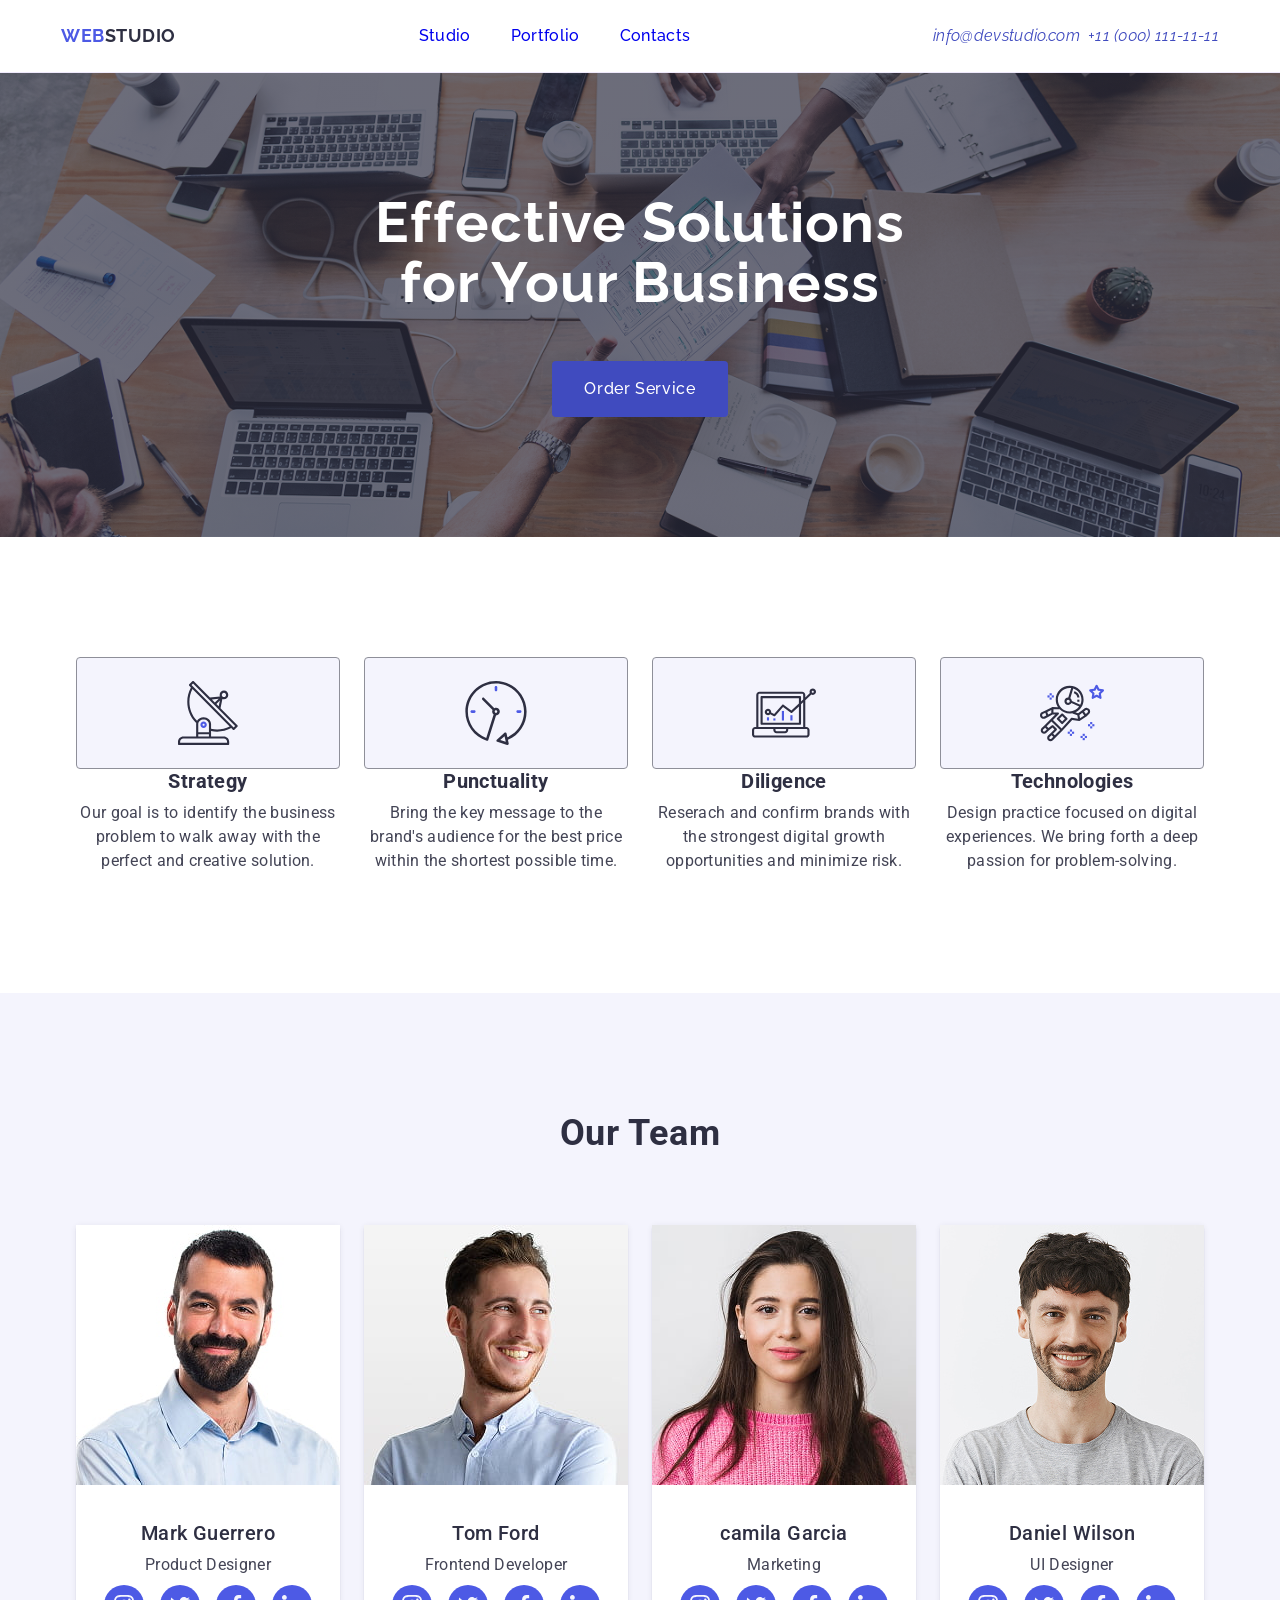
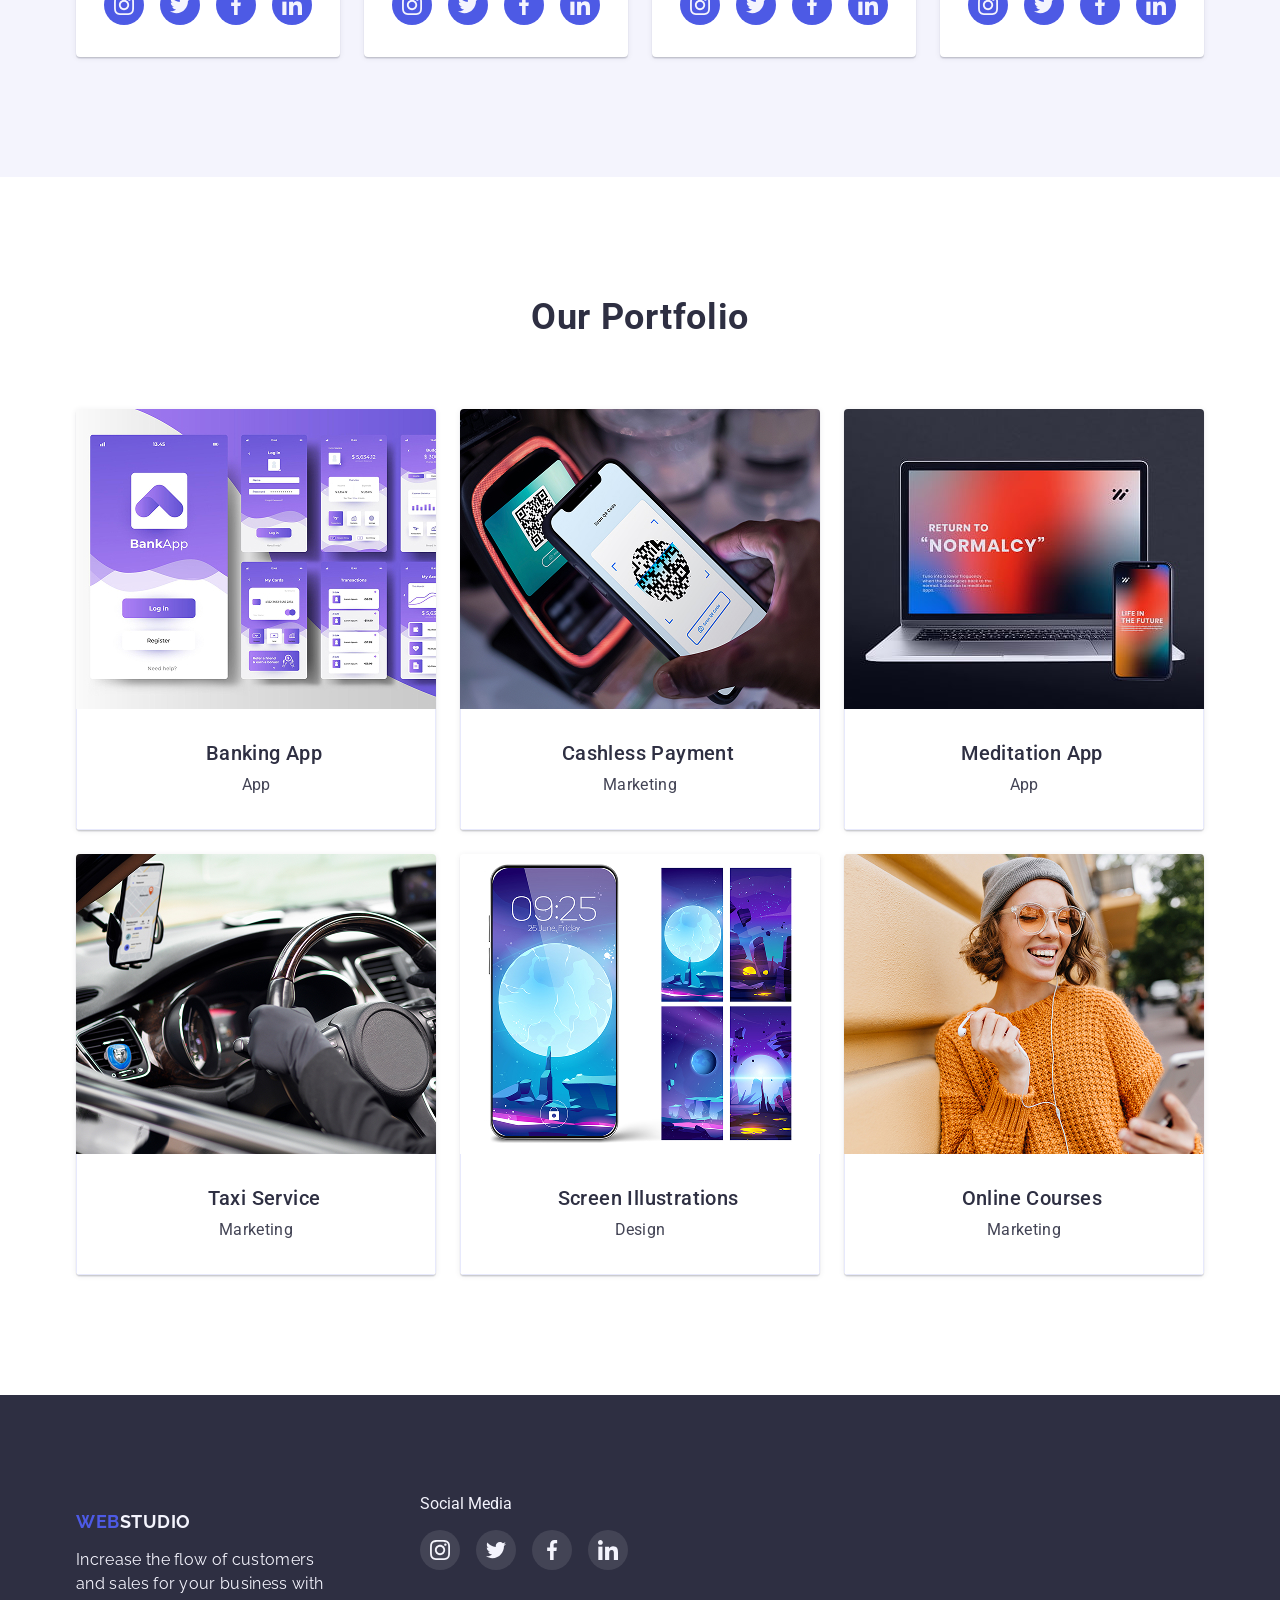
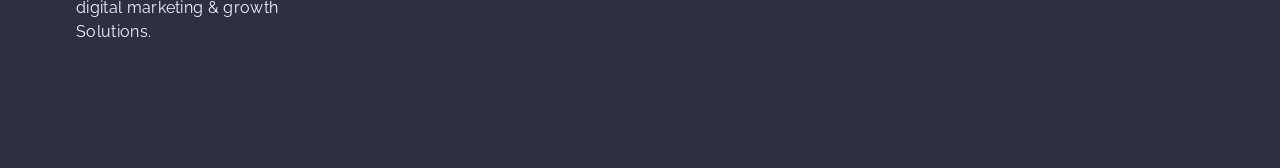
<file: index.html>
<!DOCTYPE html>
<html lang="en">
  <head>
    <meta charset="UTF-8" />
    <meta name="viewport" content="width=device-width, initial-scale=1.0" />
    <title>Webstudio</title>
    <link rel="preconnect" href="https://fonts.googleapis.com" />
    <link rel="preconnect" href="https://fonts.gstatic.com" crossorigin />
    <link
      href="https://fonts.googleapis.com/css2?family=Meow+Script&family=Oswald:wght@200..700&family=Poppins:ital,wght@0,100;0,200;0,300;0,400;0,500;0,600;0,700;0,800;0,900;1,100;1,200;1,300;1,400;1,500;1,600;1,700;1,800;1,900&family=Raleway:ital,wght@0,100..900;1,100..900&family=Roboto:ital,wght@0,100..900;1,100..900&family=Tangerine:wght@400;700&display=swap"
      rel="stylesheet"
    />
    <link
      rel="stylesheet"
      href="https://cdnjs.cloudflare.com/ajax/libs/modern-normalize/3.0.1/modern-normalize.min.css"
    />
    <link rel="stylesheet" href="css/styles.css" />
  </head>
  <body>
    <header class="page-header">
      <div class="container">
        <a href="#" class="logo">
          <span class="web">web</span><span class="studio">studio</span>
        </a>
        <nav class="navbar">
          <ul>
            <li><a href="studio">Studio</a></li>
            <li><a href="portfolio">Portfolio</a></li>
            <li><a href="contacts">Contacts</a></li>
          </ul>
        </nav>
        <address class="address">
          <a href="mailto:info@devstudio.com">info@devstudio.com</a>
          <a href="tel:+110001111111">+11 (000) 111-11-11</a>
        </address>
      </div>
    </header>
    <main>
      <section class="section section1">
        <div class="container">
          <h1 class="main-title">
            Effective Solutions <br />for Your Business
          </h1>
          <button class="button">Order Service</button>
        </div>
      </section>
      <section class="section section2">
        <div class="container">
          <ul>
            <li>
              <div class="icon-div">
                <svg class="icon icon-antennasvg">
                  <use xlink:href="./images/icons.svg#icon-antennasvg"></use>
                </svg>
              </div>
              <h3 class="header3">Strategy</h3>
              <p>
                Our goal is to identify the business problem to walk away with
                the perfect and creative solution.
              </p>
            </li>
            <li>
              <div class="icon-div">
                <svg class="icon icon-clocksvg">
                  <use xlink:href="./images/icons.svg#icon-clocksvg"></use>
                </svg>
              </div>
              <h3 class="header3">Punctuality</h3>
              <p>
                Bring the key message to the brand's audience for the best price
                within the shortest possible time.
              </p>
            </li>
            <li>
              <div class="icon-div">
                <svg class="icon icon-diyagramsvg">
                  <use xlink:href="./images/icons.svg#icon-diyagramsvg"></use>
                </svg>
              </div>
              <h3 class="header3">Diligence</h3>
              <p>
                Reserach and confirm brands with the strongest digital growth
                opportunities and minimize risk.
              </p>
            </li>
            <li>
              <div class="icon-div">
                <svg class="icon icon-astronautsvg">
                  <use xlink:href="./images/icons.svg#icon-astronautsvg"></use>
                </svg>
              </div>
              <h3 class="header3">Technologies</h3>
              <p>
                Design practice focused on digital experiences. We bring forth a
                deep passion for problem-solving.
              </p>
            </li>
          </ul>
        </div>
      </section>
      <section class="section section3">
        <div class="container">
          <h2 class="header2">Our Team</h2>
          <ul>
            <li>
              <img src="images/img3.jpg" alt="Mark Guerrero" />
              <h3>Mark Guerrero</h3>
              <p>Product Designer</p>
              <div class="sosyal-medya">
                <a href="#"
                  ><svg class="icon icon-instagramsvg">
                    <use
                      xlink:href="./images/icons.svg#icon-instagramsvg"
                    ></use>
                  </svg>
                </a>
                <a href="#">
                  <svg class="icon icon-twittersvg">
                    <use xlink:href="./images/icons.svg#icon-twittersvg"></use>
                  </svg>
                </a>
                <a href="#">
                  <svg class="icon icon-facebooksvg">
                    <use xlink:href="./images/icons.svg#icon-facebooksvg"></use>
                  </svg>
                </a>
                <a href="#">
                  <svg class="icon icon-linkedinsvg">
                    <use xlink:href="./images/icons.svg#icon-linkedinsvg"></use>
                  </svg>
                </a>
              </div>
            </li>
            <li>
              <img src="images/img2.jpg" alt="Tom Ford" />
              <h3>Tom Ford</h3>
              <p>Frontend Developer</p>
              <div class="sosyal-medya">
                <a href="#"
                  ><svg class="icon icon-instagramsvg">
                    <use
                      xlink:href="./images/icons.svg#icon-instagramsvg"
                    ></use>
                  </svg>
                </a>
                <a href="#">
                  <svg class="icon icon-twittersvg">
                    <use xlink:href="./images/icons.svg#icon-twittersvg"></use>
                  </svg>
                </a>
                <a href="#">
                  <svg class="icon icon-facebooksvg">
                    <use xlink:href="./images/icons.svg#icon-facebooksvg"></use>
                  </svg>
                </a>
                <a href="#">
                  <svg class="icon icon-linkedinsvg">
                    <use xlink:href="./images/icons.svg#icon-linkedinsvg"></use>
                  </svg>
                </a>
              </div>
            </li>
            <li>
              <img src="images/img1.jpg" alt="Camila Garcia" />
              <h3>camila Garcia</h3>
              <p>Marketing</p>
              <div class="sosyal-medya">
                <a href="#"
                  ><svg class="icon icon-instagramsvg">
                    <use
                      xlink:href="./images/icons.svg#icon-instagramsvg"
                    ></use>
                  </svg>
                </a>
                <a href="#">
                  <svg class="icon icon-twittersvg">
                    <use xlink:href="./images/icons.svg#icon-twittersvg"></use>
                  </svg>
                </a>
                <a href="#">
                  <svg class="icon icon-facebooksvg">
                    <use xlink:href="./images/icons.svg#icon-facebooksvg"></use>
                  </svg>
                </a>
                <a href="#">
                  <svg class="icon icon-linkedinsvg">
                    <use xlink:href="./images/icons.svg#icon-linkedinsvg"></use>
                  </svg>
                </a>
              </div>
            </li>
            <li>
              <img src="images/img4.jpg" alt="Daniel Wilson" />
              <h3>Daniel Wilson</h3>
              <p>UI Designer</p>
              <div class="sosyal-medya">
                <a href="#"
                  ><svg class="icon icon-instagramsvg">
                    <use
                      xlink:href="./images/icons.svg#icon-instagramsvg"
                    ></use>
                  </svg>
                </a>
                <a href="#">
                  <svg class="icon icon-twittersvg">
                    <use xlink:href="./images/icons.svg#icon-twittersvg"></use>
                  </svg>
                </a>
                <a href="#">
                  <svg class="icon icon-facebooksvg">
                    <use xlink:href="./images/icons.svg#icon-facebooksvg"></use>
                  </svg>
                </a>
                <a href="#">
                  <svg class="icon icon-linkedinsvg">
                    <use xlink:href="./images/icons.svg#icon-linkedinsvg"></use>
                  </svg>
                </a>
              </div>
            </li>
          </ul>
        </div>
      </section>
      <section class="section section4">
        <div class="container">
          <h2>Our Portfolio</h2>
          <ul>
            <li>
              <div class="img-container">
                <img src="images/img5.jpg" alt="Banking App" />
                <div class="overlay">
                  <p>
                    14 Stylish and User-Friendly App Design Concepts · Task
                    Manager App · Calorie Tracker App · Exotic Fruit Ecommerce
                    App · Cloud Storage App
                  </p>
                </div>
              </div>

              <div class="card-content">
                <h3>Banking App</h3>
                <p>App</p>
              </div>
            </li>
            <li>
              <div class="img-container">
                <img src="images/img6.jpg" alt="Cashless Payment" />
                <div class="overlay">
                  <p>
                    14 Stylish and User-Friendly App Design Concepts · Task
                    Manager App · Calorie Tracker App · Exotic Fruit Ecommerce
                    App · Cloud Storage App
                  </p>
                </div>
              </div>

              <div class="card-content">
                <h3>Cashless Payment</h3>
                <p>Marketing</p>
              </div>
            </li>
            <li>
              <div class="img-container">
                <img src="images/img7.jpg" alt="Meditation App" />
                <div class="overlay">
                  <p>
                    14 Stylish and User-Friendly App Design Concepts · Task
                    Manager App · Calorie Tracker App · Exotic Fruit Ecommerce
                    App · Cloud Storage App
                  </p>
                </div>
              </div>

              <div class="card-content">
                <h3>Meditation App</h3>
                <p>App</p>
              </div>
            </li>
            <li>
              <div class="img-container">
                <img src="images/img10.jpg" alt="Taxi Service" />
                <div class="overlay">
                  <p>
                    14 Stylish and User-Friendly App Design Concepts · Task
                    Manager App · Calorie Tracker App · Exotic Fruit Ecommerce
                    App · Cloud Storage App
                  </p>
                </div>
              </div>

              <div class="card-content">
                <h3>Taxi Service</h3>
                <p>Marketing</p>
              </div>
            </li>
            <li>
              <div class="img-container">
                <img src="images/img9.jpg" alt="Screen Illustrations" />
                <div class="overlay">
                  <p>
                    14 Stylish and User-Friendly App Design Concepts · Task
                    Manager App · Calorie Tracker App · Exotic Fruit Ecommerce
                    App · Cloud Storage App
                  </p>
                </div>
              </div>

              <div class="card-content">
                <h3>Screen Illustrations</h3>
                <p>Design</p>
              </div>
            </li>
            <li>
              <div class="img-container">
                <img src="images/img8.jpg" alt="Online Courses" />
                <div class="overlay">
                  <p>
                    14 Stylish and User-Friendly App Design Concepts · Task
                    Manager App · Calorie Tracker App · Exotic Fruit Ecommerce
                    App · Cloud Storage App
                  </p>
                </div>
              </div>

              <div class="card-content">
                <h3>Online Courses</h3>
                <p>Marketing</p>
              </div>
            </li>
          </ul>
        </div>
      </section>
    </main>
    <footer class="the-end">
      <div class="container">
        <div class="footer-left">
          <a href="#" class="logo">
            <span class="web">Web</span><span class="studio">Studio</span>
          </a>
          <p>
            Increase the flow of customers and sales for your business with
            digital marketing & growth Solutions.
          </p>
        </div>
        <div class="footer-social">
          <p>Social Media</p>
          <div class="footer-icons">
            <a href="#">
              <svg class="icon icon-instagramsvg">
                <use xlink:href="./images/icons.svg#icon-instagramsvg"></use>
              </svg>
            </a>
            <a href="#">
              <svg class="icon icon-twittersvg">
                <use xlink:href="./images/icons.svg#icon-twittersvg"></use>
              </svg>
            </a>
            <a href="#">
              <svg class="icon icon-facebooksvg">
                <use xlink:href="./images/icons.svg#icon-facebooksvg"></use>
              </svg>
            </a>
            <a href="#">
              <svg class="icon icon-linkedinsvg">
                <use xlink:href="./images/icons.svg#icon-linkedinsvg"></use>
              </svg>
            </a>
          </div>
        </div>
      </div>
    </footer>
  </body>
</html>
</file>
<file: css/styles.css>
body {
  font-family: "Roboto", sans-serif;
  color: #4a4a4a;
}

/*line-height özelliği bir çarpan olarak belirtilmiştir.*/
.web {
  font-family: "Raleway", sans-serif;
  font-weight: 700;
  font-size: 18px;
  line-height: 1.167;
  letter-spacing: 0.54px;
  color: #4d5ae5;
}

.studio {
  font-family: "Raleway", sans-serif;
  font-weight: 700;
  font-size: 18px;
  line-height: 1.167;
  letter-spacing: 0.54px;
  color: #2e2f42;
}

h1,
h2,
h3,
h4,
h5,
h6,
p,
ul {
  margin: 0;
  padding: 0;
}
.container {
  width: 1158px;
  margin: 0 auto;
  padding: 0 15px;
}
.page-header {
  border-bottom: 1px solid #efe9fc;
}

.page-header .container {
  display: flex;
  justify-content: space-between;
  align-items: center;
  padding: 24px 0;
}

.logo {
  text-decoration: none;
  text-transform: uppercase;
}
.navbar ul li a {
  text-decoration: none;
}
.navbar ul {
  display: flex;
  gap: 40px;
}
.navbar ul li a:hover {
  color: #2e2f42;
}
.navbar ul li {
  font-family: "Raleway", sans-serif;
  font-weight: 500;
  font-size: 16px;
  line-height: 1.5;
  letter-spacing: 0.32px;
  color: #404bbf;
  list-style: none;
  text-decoration: none;
  display: flex;
  gap: 40px;
}
.address {
  display: flex;

  gap: 8px;
}
.address a {
  font-family: "Raleway", sans-serif;
  font-size: 16px;
  line-height: 1.5;
  letter-spacing: 0.32px;
  color: #404bbf;
  text-decoration: none;
}
.address a:hover {
  color: #434455;
}
.main-title {
  margin: 0 auto 48px;
  font-family: "Raleway", sans-serif;
  font-weight: 700;
  font-size: 56px;
  line-height: 1.071;
  letter-spacing: 1.12px;
  color: #ffffff;
  text-align: center;
}
.button {
  cursor: pointer;
  font-family: "Raleway", sans-serif;
  font-weight: 500;
  font-size: 16px;
  line-height: 1.5;
  letter-spacing: 0.64px;
  color: #ffffff;
  background-color: #404bbf;
  border: none;
  padding: 16px 32px;
  border-radius: 4px;
}
.button :hover {
  color: #4d5ae5;
}

.section {
  padding-top: 120px;
  padding-bottom: 120px;
}

.section1 {
  background-image: linear-gradient(
      rgba(46, 47, 66, 0.7),
      rgba(46, 47, 66, 0.7)
    ),
    url(../images/people-office1.jpg);
  background-size: cover;
  background-position: center;
  padding: 120px 0;
  text-align: center;
  color: #ffffff;
}

.section1 .main-title {
  font-size: 56px;
  margin-bottom: 48px;
}
.header3 {
  font-size: 20px;
  line-height: 1.2;
  letter-spacing: 0.4px;
  color: #2e2f42;
  margin-bottom: 8px;
}

.section2 div svg {
  width: 64px;
  height: 64px;
}

.icon-div {
  border: 1px solid #8e8f99;
  display: flex;
  width: 264px;
  height: 112px;
  border-radius: 4px;
  background-color: #f4f4fd;
  justify-content: center;
  align-items: center;
  gap: 24px;
}

.section2 ul li {
  list-style: none;
  text-align: center;
}
.section2 ul {
  display: flex;
  gap: 24px;
}

.section2 li {
  width: calc((100%-72px) / 4);
}
.section2 p {
  font-size: 16px;
  line-height: 1.5;
  letter-spacing: 0.32px;
  color: #434455;
}

.header2 {
  font-weight: 700;
  font-size: 36px;
  line-height: 1.111;
  letter-spacing: 0.72px;
  text-align: center;
  color: #2e2f42;
  margin-bottom: 72px;
}
.section3 ul li {
  list-style: none;
  background-color: #ffffff;
  border-radius: 4px;
  padding-bottom: 32px;
  box-shadow: 0px 1px 6px rgba(46, 47, 66, 0.08),
    0px 1px 1px rgba(46, 47, 66, 0.16), 0px 2px 1px rgba(46, 47, 66, 0.08);
}
.section3 ul {
  display: flex;
  gap: 24px;
  justify-content: center;
}
.section3 li {
  border-radius: 4px;
  padding-bottom: 32px;
  box-shadow: 0px 1px 6px rgba(46, 47, 66, 0.88);
}
.section3 ul li img {
  width: 264px;
  height: 260px;
  margin-bottom: 32px;
}

.section3 ul li h3 {
  font-weight: 500;
  font-size: 20px;
  line-height: 1.2;
  letter-spacing: 0.4px;
  text-align: center;
  color: #2e2f42;
  margin-bottom: 8px;
}
.section3 ul li p {
  font-size: 16px;
  line-height: 1.5;
  letter-spacing: 0.32px;
  text-align: center;
  color: #434455;
}

.sosyal-medya {
  display: flex;
  gap: 24px;
  justify-content: center;
  gap: 16px;
  margin-top: 8px;
}

.sosyal-medya a {
  width: 40px;
  height: 40px;
  background-color: #4d5ae5;
  display: flex;
  align-items: center;
  justify-content: center;
  border-radius: 50%;
}
.sosyal-medya a svg {
  width: 20px;
  height: 20px;
  fill: #ffffff;
}
.section3 {
  text-align: center;
  background-color: #f4f4fd;
}

.section4 h2 {
  font-weight: 700;
  font-size: 36px;
  line-height: 1.111;
  letter-spacing: 0.72px;
  text-align: center;
  color: #2e2f42;
  text-align: center;
  margin-bottom: 72px;
}

.section4 ul li {
  list-style: none;
  text-align: center;
}
.section4 ul {
  display: flex;
  flex-wrap: wrap;
  gap: 24px;
  margin: 0;
  padding: 0;
  justify-content: center;
}
.section4 li {
  flex: 1 1 calc((100%-48px) / 3);
  overflow: hidden;
  border-radius: 4px;
  transition: transform 0.3s ease;

  box-sizing: border-box;
  position: relative;
  box-shadow: 0px 1px 6px rgba(46, 47, 66, 0.08),
    0px 1px 1px rgba(46, 47, 66, 0.16), 0px 2px 1px rgba(46, 47, 66, 0.08);
}

.section4 .overlay {
  position: absolute;
  top: 0;
  left: 0;
  width: 100%;
  height: 100%;
  background: rgba(77, 90, 229, 0.7);
  color: #ffffff;
  display: flex;
  justify-content: center;
  align-items: center;
  padding: 40px 32px;
  text-align: left;
  font-size: 16px;
  line-height: 1.5;
  letter-spacing: 0.32;
  opacity: 0;
  transform: translateY(100%);
  transition: all 0.3s ease;
}

.section4 li:hover .overlay {
  opacity: 1;
  transform: translateY(0);
}

.card-content h3,
.card-content p {
  margin: 0;
  position: relative;
}

.section4 li:hover {
  transform: translateY(-4px);
}

.img-container img {
  display: block;
  width: 100%;
  height: auto;
  transition: transform 0.3s ease;
}

.img-container {
  position: relative;
  overflow: hidden;
}

.img-container .overlay {
  position: absolute;
  top: 0;
  left: 0;
  width: 100%;
  height: 100%;
  background-color: rgba(0, 123, 255, 0.4);
  opacity: 1;
  transition: opacity 0.3s ease;
}

.img-container:hover .overlay {
  opacity: 1;
}
.section4 li:hover img {
  transform: scale(1.05);
}

.section4 .card-content {
  border: 1px solid #e7e9fc;
  border-top: none;
  padding: 32px;
}

.section4 ul li h3 {
  font-weight: 500;
  font-size: 20px;
  line-height: 1.2;
  letter-spacing: 0.4px;
  color: #2e2f42;
  margin-bottom: 8px;
  margin-left: 16px;
}

.section4 ul li p {
  font-size: 16px;
  line-height: 1.5;
  letter-spacing: 0.32px;
  color: #434455;
  margin: 0;
}

.the-end {
  width: 100%;
  background-color: #2e2f42;
  padding: 100px 0;

  color: #ffffff;
}

.the-end .container {
  display: flex;
  gap: 80px;
  align-items: flex-start;
}

.footer-left {
  width: 264px;
}

.footer-left a .studio {
  font-family: "Raleway", sans-serif;
  font-weight: 700;
  font-size: 18px;
  line-height: 1.167;
  letter-spacing: 0.54px;
  color: #f4f4fd;
  text-transform: uppercase;
  display: inline-block;
  margin: 16px 0;
}

.footer-left p {
  font-family: "Raleway", sans-serif;
  font-size: 16px;
  line-height: 1.5;
  letter-spacing: 0.32px;
  color: #f4f4fd;
  max-width: 264px;
  margin-bottom: 24px;
}

.footer-social {
  width: 208px;
  height: 40px;
  display: flex;
  flex-direction: column;
  gap: 16px;
}

.footer-social p {
  margin: 0;
  font-size: 16px;
  color: #f4f4fd;
}

.footer-icons {
  display: flex;
  gap: 16px;
}

.footer-icons a {
  width: 40px;
  height: 40px;
  background-color: rgba(255, 255, 255, 0.1);
  border-radius: 50%;
  display: flex;
  justify-content: center;
  align-items: center;
  transition: background-color 0.3s ease;
}

.footer-icons a:hover {
  background-color: #4d5ae5;
}

.footer-icons svg {
  width: 20px;
  height: 20px;
  fill: #f4f4fd;
}
</file>
